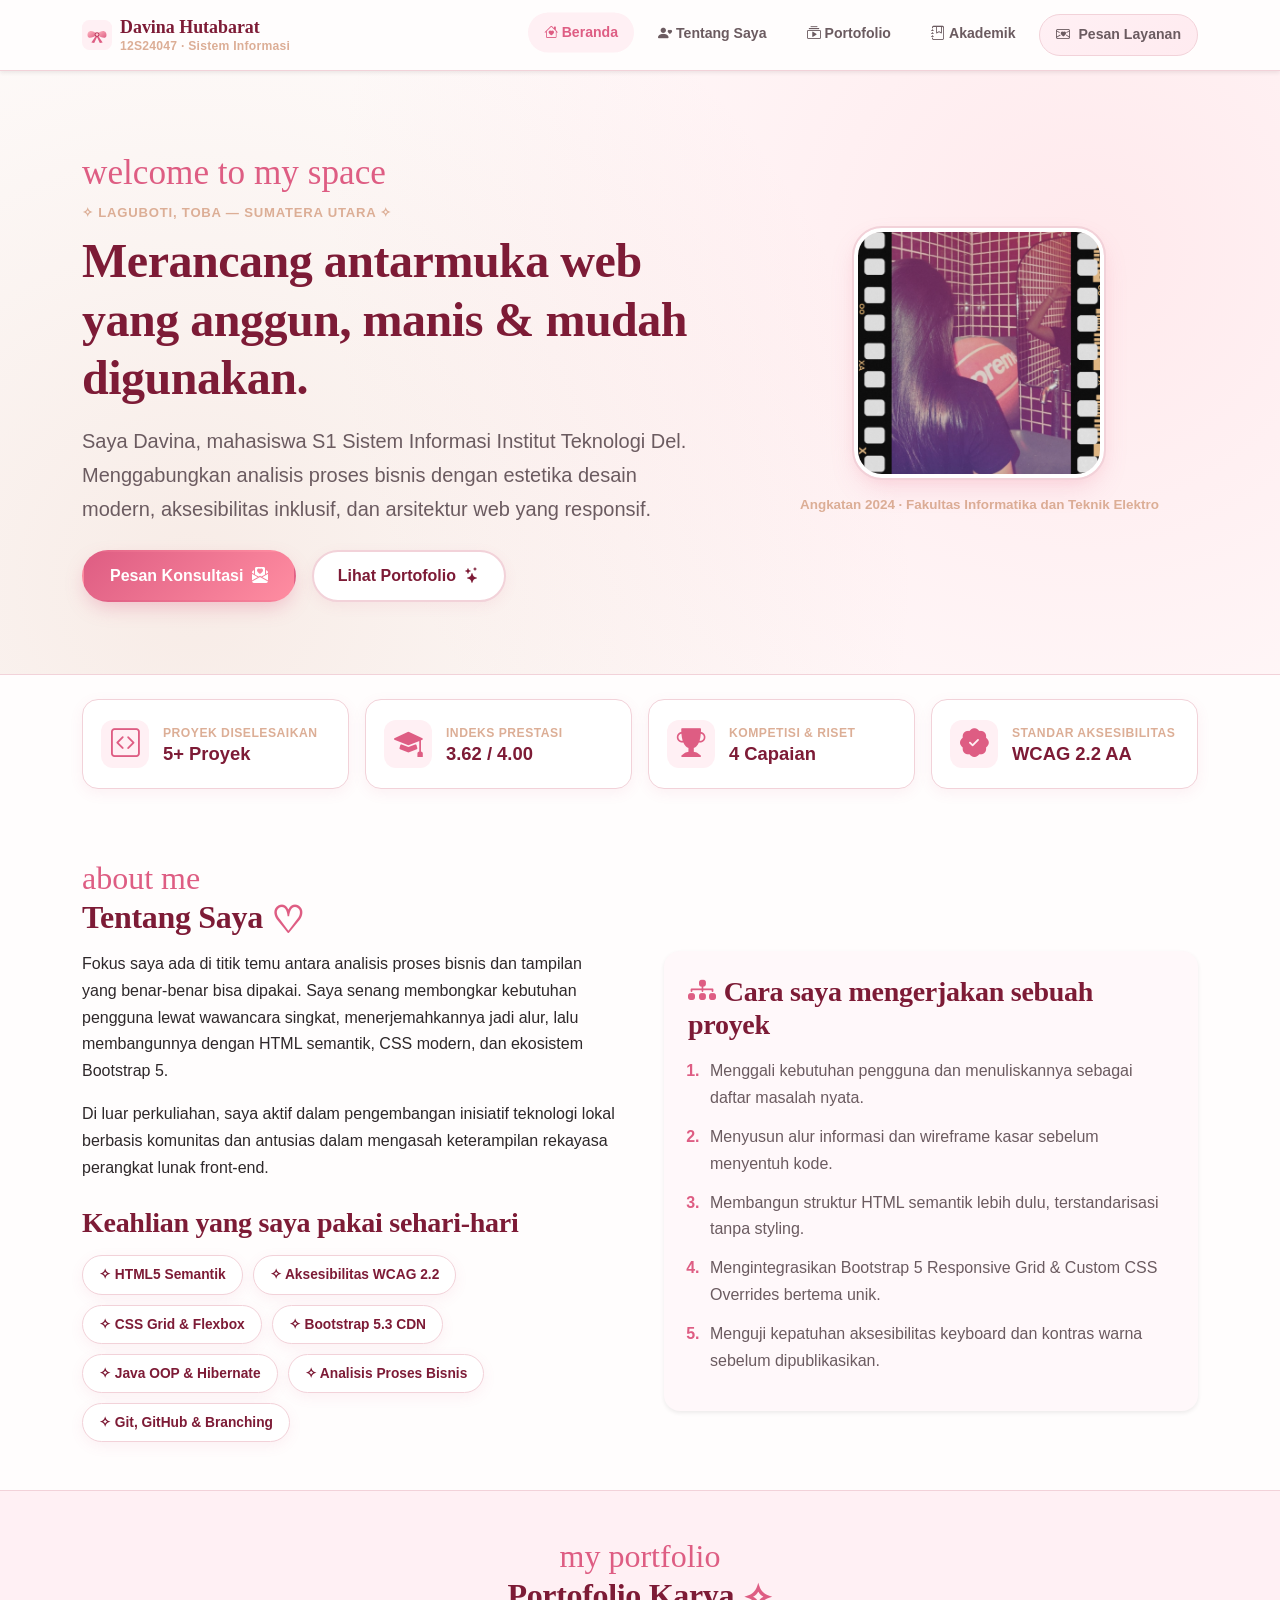
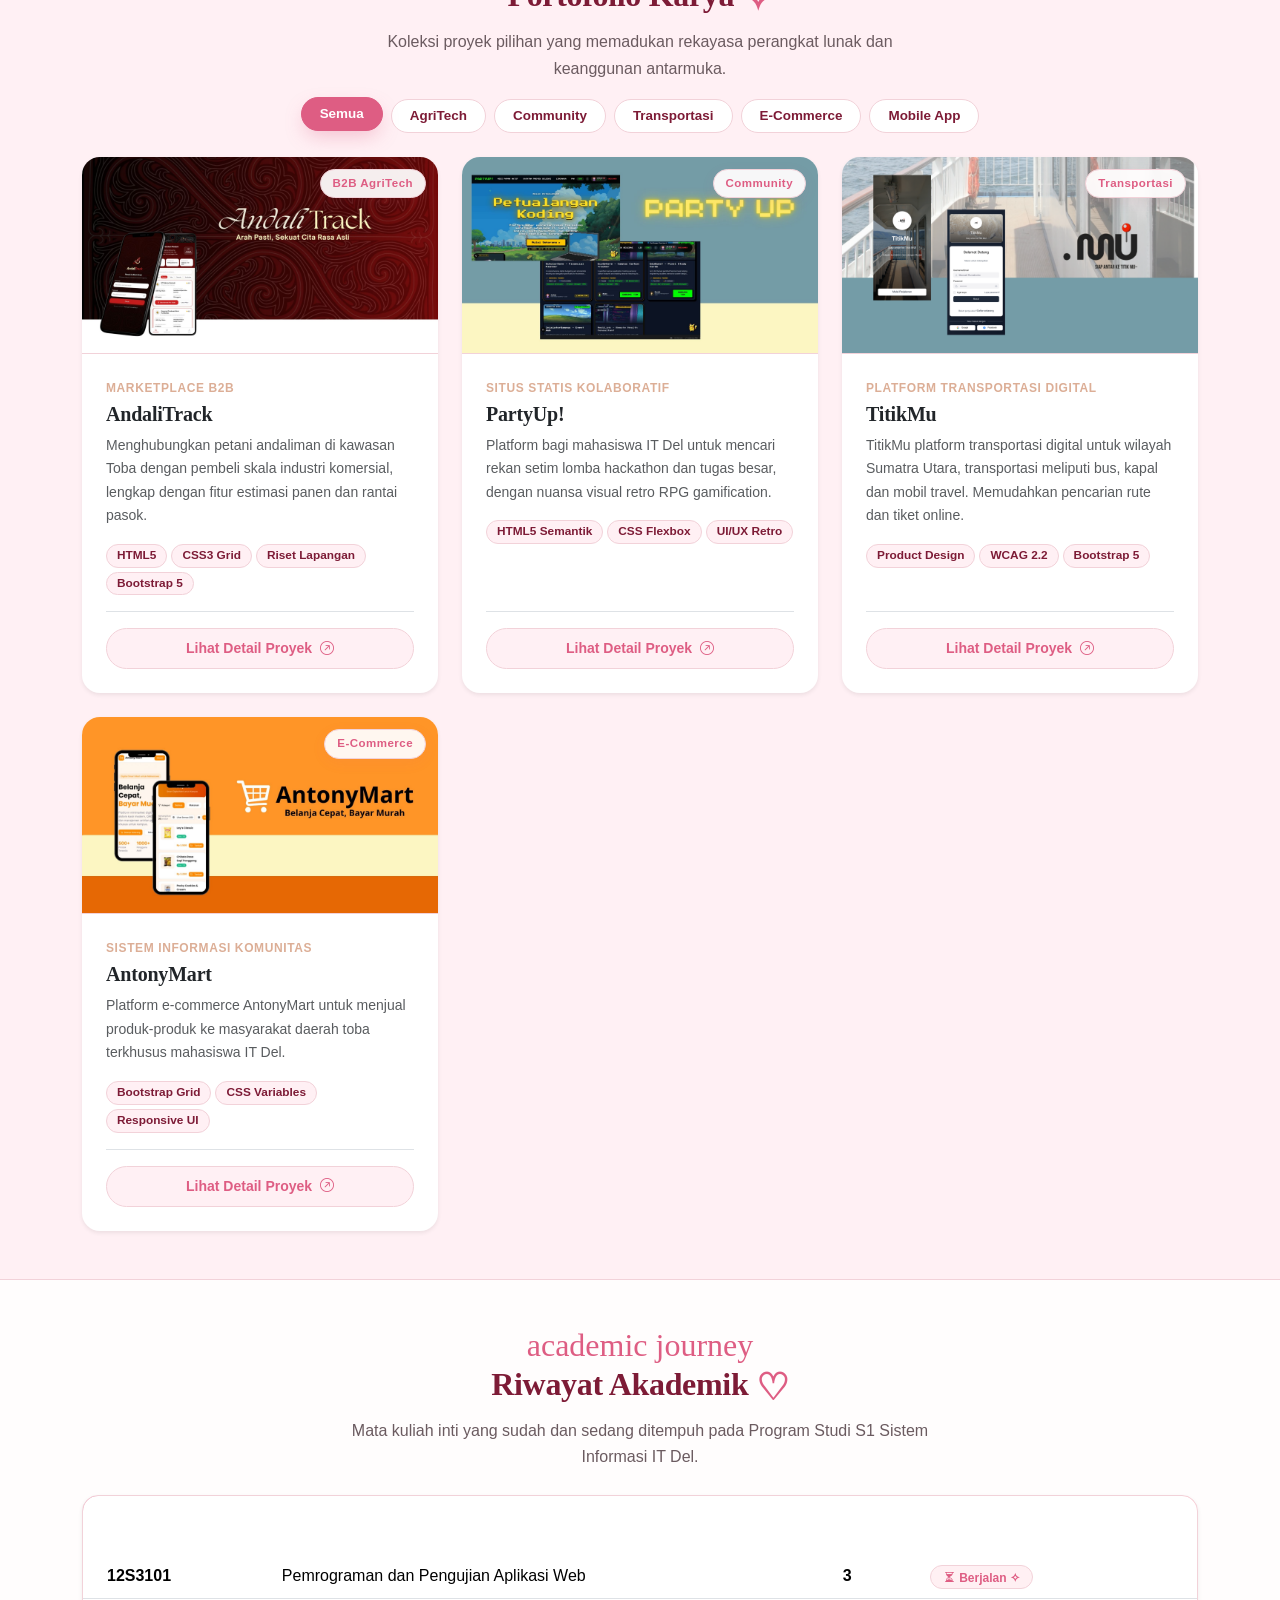
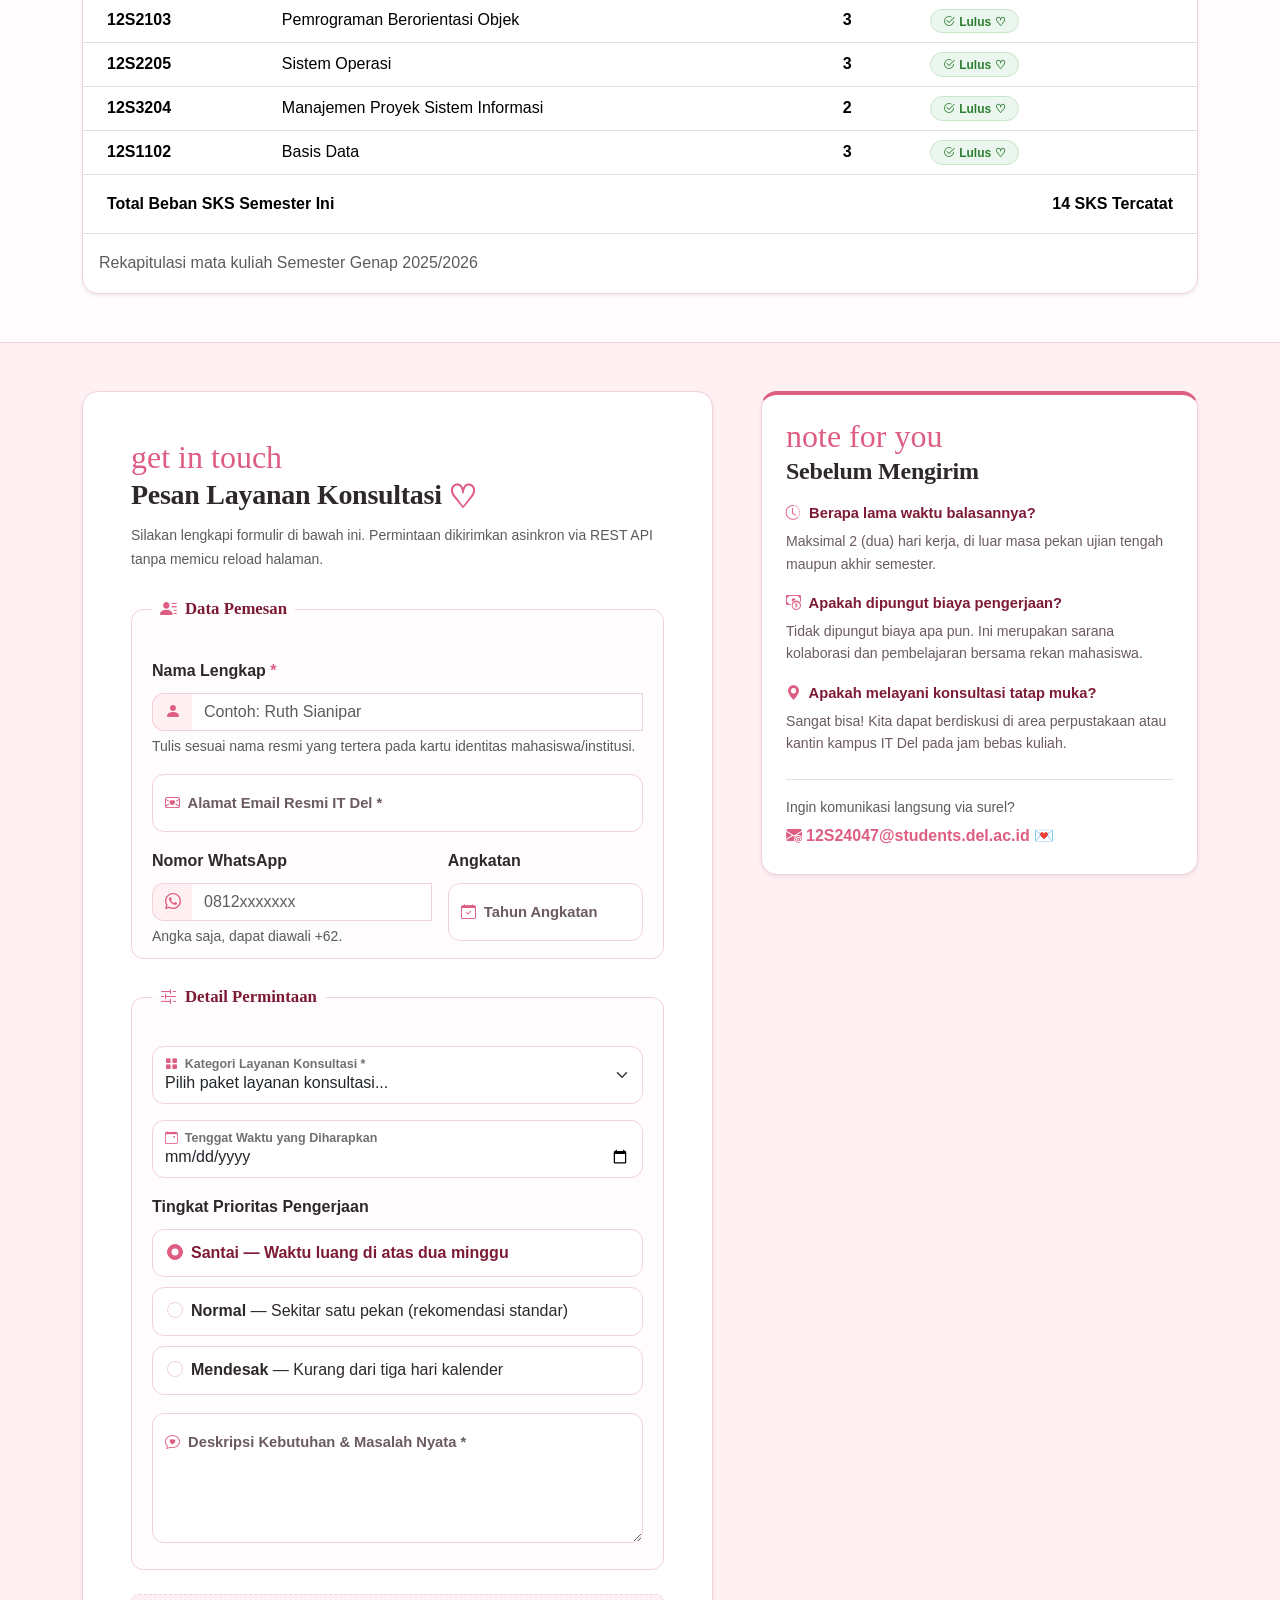
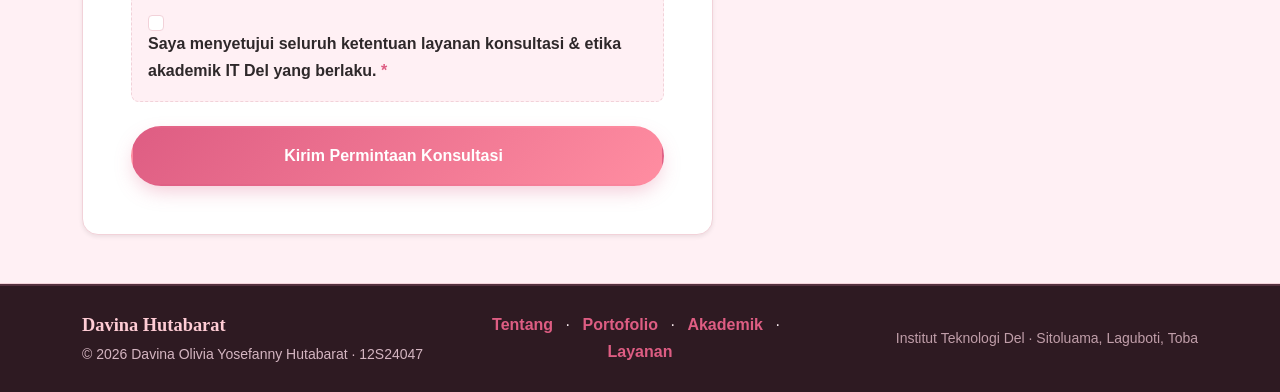
<file: index.html>
<!DOCTYPE html>
<html lang="id">
<head>
  <meta charset="UTF-8">
  <meta name="viewport" content="width=device-width, initial-scale=1.0">
  <meta http-equiv="Content-Security-Policy" content="default-src 'self'; script-src 'self' 'unsafe-inline' https://cdn.jsdelivr.net; style-src 'self' 'unsafe-inline' https://cdn.jsdelivr.net https://fonts.googleapis.com; font-src 'self' https://fonts.gstatic.com https://cdn.jsdelivr.net; img-src 'self' data: https:; connect-src 'self' https://jsonplaceholder.typicode.com;">
  <meta name="description" content="Portofolio akademik dan portal layanan Davina Olivia Yosefanny Hutabarat, mahasiswa S1 Sistem Informasi Institut Teknologi Del. Arsitektur Decoupled Multi-Tier & Dynamic Client-Side Rendering.">
  <title>Davina Olivia Yosefanny Hutabarat — Portofolio Sistem Informasi IT Del (Decoupled Multi-Tier & Dynamic CSR)</title>
  
  <!-- Favicon -->
  <link rel="icon" type="image/svg+xml" href="assets/pita.svg">

  <!-- Google Fonts Preconnect -->
  <link rel="preconnect" href="https://fonts.googleapis.com">
  <link rel="preconnect" href="https://fonts.gstatic.com" crossorigin>
  <link href="https://fonts.googleapis.com/css2?family=Great+Vibes&family=Playfair+Display:ital,wght@0,400..800;1,400..800&family=Quicksand:wght@400;500;600;700&display=swap" rel="stylesheet">

  <!-- 1. Bootstrap 5.3.3 CSS via CDN -->
  <link href="https://cdn.jsdelivr.net/npm/bootstrap@5.3.3/dist/css/bootstrap.min.css" rel="stylesheet" integrity="sha384-QWTKZyjpPEjISv5WaRU9OFeRpok6YctnYmDr5pNlyT2bRjXh0JMhjY6hW+ALEwIH" crossorigin="anonymous">

  <!-- 2. Bootstrap Icons 1.11.3 CDN -->
  <link rel="stylesheet" href="https://cdn.jsdelivr.net/npm/bootstrap-icons@1.11.3/font/bootstrap-icons.min.css">

  <!-- 3. Custom CSS Overrides (Dimuat SETELAH Bootstrap agar style kustom menang tanpa !important) -->
  <link rel="stylesheet" href="css/custom-style.css">
</head>

<body>
  <!-- Tautan Aksesibilitas: Lewati langsung ke konten utama -->
  <a class="skip-link" href="#konten">Lompat ke konten utama</a>

  <!-- =========================================================
       HEADER + RESPONSIVE BOOTSTRAP NAVBAR (STICKY-TOP)
       ========================================================= -->
  <header class="sticky-top">
    <nav class="navbar navbar-expand-lg custom-navbar shadow-sm" aria-label="Navigasi Utama">
      <div class="container">
        <!-- Brand Identity -->
        <a class="navbar-brand d-flex align-items-center gap-2" href="#konten">
          <img src="assets/pita.svg" alt="Ornamen Pita" width="30" height="30" class="brand-ribbon">
          <span class="brand-text">
            <strong>Davina Hutabarat</strong>
            <span>12S24047 · Sistem Informasi</span>
          </span>
        </a>

        <!-- Hamburger Toggle Button -->
        <button class="navbar-toggler border-0 shadow-none" type="button" data-bs-toggle="collapse" data-bs-target="#mainNavbar" aria-controls="mainNavbar" aria-expanded="false" aria-label="Buka navigasi menu">
          <span class="navbar-toggler-icon"></span>
        </button>

        <!-- Navbar Links Collapse -->
        <div class="collapse navbar-collapse" id="mainNavbar">
          <ul class="navbar-nav ms-auto mb-2 mb-lg-0 gap-lg-2">
            <li class="nav-item">
              <a class="nav-link active" href="#konten"><i class="bi bi-house-heart me-1"></i>Beranda</a>
            </li>
            <li class="nav-item">
              <a class="nav-link" href="#tentang"><i class="bi bi-person-heart me-1"></i>Tentang Saya</a>
            </li>
            <li class="nav-item">
              <a class="nav-link" href="#portofolio"><i class="bi bi-collection-play me-1"></i>Portofolio</a>
            </li>
            <li class="nav-item">
              <a class="nav-link" href="#akademik"><i class="bi bi-journal-bookmark me-1"></i>Akademik</a>
            </li>
            <li class="nav-item">
              <a class="nav-link nav-btn-cta d-inline-flex align-items-center gap-1" href="#layanan">
                <i class="bi bi-envelope-heart me-1"></i>Pesan Layanan
                <span id="orderBadge" class="badge rounded-pill bg-danger" style="display: none; font-size: 0.72rem;">0</span>
              </a>
            </li>
          </ul>
        </div>
      </div>
    </nav>
  </header>

  <!-- =========================================================
       MAIN CONTENT CONTAINER
       ========================================================= -->
  <main id="konten">

    <!-- ============ HERO SECTION ============ -->
    <section class="hero py-5" aria-labelledby="hero-judul">
      <div class="container py-lg-4">
        <div class="row align-items-center g-4 g-lg-5">
          <!-- Hero Text -->
          <div class="col-lg-7 text-center text-lg-start order-2 order-lg-1">
            <div class="hero-kicker-wrap">
              <span class="hero-script-tag">welcome to my space</span>
              <p class="hero-kicker mb-2">✧ Laguboti, Toba — Sumatera Utara ✧</p>
            </div>
            <h1 id="hero-judul" class="hero-title mb-3">Merancang antarmuka web yang anggun, manis &amp; mudah digunakan.</h1>
            <p class="hero-lede lead mb-4">
              Saya Davina, mahasiswa S1 Sistem Informasi Institut Teknologi Del. Menggabungkan
              analisis proses bisnis dengan estetika desain modern, aksesibilitas inklusif, dan arsitektur web yang responsif.
            </p>
            <div class="hero-actions d-flex flex-wrap gap-3 justify-content-center justify-content-lg-start">
              <a class="btn btn-utama" href="#layanan">
                <span>Pesan Konsultasi</span>
                <i class="bi bi-envelope-paper-heart-fill ms-1" aria-hidden="true"></i>
              </a>
              <a class="btn btn-garis" href="#portofolio">
                <span>Lihat Portofolio</span>
                <i class="bi bi-stars ms-1" aria-hidden="true"></i>
              </a>
            </div>
          </div>

          <!-- Hero Avatar -->
          <div class="col-lg-5 text-center order-1 order-lg-2">
            <figure class="hero-figure m-0">
              <div class="hero-avatar-wrap">
                <img src="assets/Foto-Profil.png" alt="Foto profil Davina Olivia Yosefanny Hutabarat" width="260" height="260" class="img-fluid hero-profile-img">
              </div>
              <figcaption class="mt-3 fw-semibold">Angkatan 2024 · Fakultas Informatika dan Teknik Elektro</figcaption>
            </figure>
          </div>
        </div>
      </div>
    </section>

    <!-- ============ METRIC / STATISTIC HIGHLIGHTS ============ -->
    <section class="metrik-section py-4" aria-label="Statistik dan Pencapaian">
      <div class="container">
        <div class="row g-3">
          <div class="col-6 col-md-3">
            <div class="metric-card h-100" data-accent="cherry">
              <div class="card-icon"><i class="bi bi-code-square"></i></div>
              <div class="card-info">
                <span class="metric-label">Proyek Diselesaikan</span>
                <strong class="metric-value">5+ Proyek</strong>
              </div>
            </div>
          </div>
          <div class="col-6 col-md-3">
            <div class="metric-card h-100" data-accent="rose">
              <div class="card-icon"><i class="bi bi-mortarboard-fill"></i></div>
              <div class="card-info">
                <span class="metric-label">Indeks Prestasi</span>
                <strong class="metric-value">3.62 / 4.00</strong>
              </div>
            </div>
          </div>
          <div class="col-6 col-md-3">
            <div class="metric-card h-100" data-accent="pink">
              <div class="card-icon"><i class="bi bi-trophy-fill"></i></div>
              <div class="card-info">
                <span class="metric-label">Kompetisi &amp; Riset</span>
                <strong class="metric-value">4 Capaian</strong>
              </div>
            </div>
          </div>
          <div class="col-6 col-md-3">
            <div class="metric-card h-100" data-accent="soft">
              <div class="card-icon"><i class="bi bi-patch-check-fill"></i></div>
              <div class="card-info">
                <span class="metric-label">Standar Aksesibilitas</span>
                <strong class="metric-value">WCAG 2.2 AA</strong>
              </div>
            </div>
          </div>
        </div>
      </div>
    </section>

    <!-- ============ SECTION 1: TENTANG SAYA ============ -->
    <section id="tentang" class="bagian py-5" aria-labelledby="judul-tentang">
      <div class="container">
        <div class="section-intro">
          <span class="section-script-kicker">about me</span>
          <h2 id="judul-tentang">Tentang Saya <span class="heart-accent" aria-hidden="true">♡</span></h2>
        </div>

        <div class="row g-4 g-lg-5 align-items-start">
          <div class="col-lg-6">
            <div class="tentang-deskripsi">
              <p>
                Fokus saya ada di titik temu antara analisis proses bisnis dan tampilan yang benar-benar
                bisa dipakai. Saya senang membongkar kebutuhan pengguna lewat wawancara singkat,
                menerjemahkannya jadi alur, lalu membangunnya dengan HTML semantik, CSS modern, dan ekosistem Bootstrap 5.
              </p>
              <p>
                Di luar perkuliahan, saya aktif dalam pengembangan inisiatif teknologi lokal berbasis komunitas dan
                antusias dalam mengasah keterampilan rekayasa perangkat lunak front-end.
              </p>

              <h3 class="mt-4 mb-3">Keahlian yang saya pakai sehari-hari</h3>
              <ul class="daftar-keahlian p-0 m-0">
                <li><span class="sparkle-bullet" aria-hidden="true">✧</span> HTML5 Semantik</li>
                <li><span class="sparkle-bullet" aria-hidden="true">✧</span> Aksesibilitas WCAG 2.2</li>
                <li><span class="sparkle-bullet" aria-hidden="true">✧</span> CSS Grid &amp; Flexbox</li>
                <li><span class="sparkle-bullet" aria-hidden="true">✧</span> Bootstrap 5.3 CDN</li>
                <li><span class="sparkle-bullet" aria-hidden="true">✧</span> Java OOP &amp; Hibernate</li>
                <li><span class="sparkle-bullet" aria-hidden="true">✧</span> Analisis Proses Bisnis</li>
                <li><span class="sparkle-bullet" aria-hidden="true">✧</span> Git, GitHub &amp; Branching</li>
              </ul>
            </div>
          </div>

          <div class="col-lg-6">
            <div class="tentang-alur p-4 rounded-4 shadow-sm bg-card-panel">
              <h3 class="alur-heading mb-3"><i class="bi bi-diagram-3-fill me-2 text-cherry"></i>Cara saya mengerjakan sebuah proyek</h3>
              <ol class="daftar-langkah ps-3 mb-0">
                <li>Menggali kebutuhan pengguna dan menuliskannya sebagai daftar masalah nyata.</li>
                <li>Menyusun alur informasi dan wireframe kasar sebelum menyentuh kode.</li>
                <li>Membangun struktur HTML semantik lebih dulu, terstandarisasi tanpa styling.</li>
                <li>Mengintegrasikan Bootstrap 5 Responsive Grid &amp; Custom CSS Overrides bertema unik.</li>
                <li>Menguji kepatuhan aksesibilitas keyboard dan kontras warna sebelum dipublikasikan.</li>
              </ol>
            </div>
          </div>
        </div>
      </div>
    </section>

    <!-- ============ SECTION 2: PORTOFOLIO KARYA (DYNAMIC CSR) ============ -->
    <section id="portofolio" class="bagian bagian-alt py-5" aria-labelledby="judul-portofolio">
      <div class="container">
        <div class="section-intro text-center mb-4">
          <span class="section-script-kicker">my portfolio</span>
          <h2 id="judul-portofolio">Portofolio Karya <span class="sparkle-accent" aria-hidden="true">✧</span></h2>
          <p class="bagian-lede">Koleksi proyek pilihan yang memadukan rekayasa perangkat lunak dan keanggunan antarmuka.</p>
          
          <!-- Filter Kategori Portofolio -->
          <div class="filter-btn-group justify-content-center mt-3">
            <button type="button" class="btn filter-btn active" data-filter="all">Semua</button>
            <button type="button" class="btn filter-btn" data-filter="B2B AgriTech">AgriTech</button>
            <button type="button" class="btn filter-btn" data-filter="Community">Community</button>
            <button type="button" class="btn filter-btn" data-filter="Transportasi">Transportasi</button>
            <button type="button" class="btn filter-btn" data-filter="E-Commerce">E-Commerce</button>
            <button type="button" class="btn filter-btn" data-filter="Mobile App">Mobile App</button>
          </div>
        </div>

        <!-- CONTAINER KARTU DINAMIS (DIRENDER DARI data/projects.json MELALUI app.js) -->
        <div class="row row-cols-1 row-cols-md-2 row-cols-lg-3 g-4" id="projects-container">
          <!-- Kartu dinamis akan diinjeksi oleh js/app.js -->
        </div>
      </div>
    </section>

    <!-- ============ SECTION 3: RIWAYAT AKADEMIK ============ -->
    <section id="akademik" class="bagian py-5" aria-labelledby="judul-akademik">
      <div class="container">
        <div class="section-intro text-center mb-4">
          <span class="section-script-kicker">academic journey</span>
          <h2 id="judul-akademik">Riwayat Akademik <span class="heart-accent" aria-hidden="true">♡</span></h2>
          <p class="bagian-lede">Mata kuliah inti yang sudah dan sedang ditempuh pada Program Studi S1 Sistem Informasi IT Del.</p>
        </div>

        <!-- Tabel Responsif Bootstrap -->
        <div class="table-responsive shadow-sm rounded-4 border-custom bg-white">
          <table class="table table-hover align-middle mb-0 custom-table">
            <caption class="p-3 text-muted">Rekapitulasi mata kuliah Semester Genap 2025/2026</caption>
            <thead class="table-header-custom">
              <tr>
                <th scope="col" class="py-3 px-4">Kode MK</th>
                <th scope="col" class="py-3 px-4">Mata Kuliah</th>
                <th scope="col" class="py-3 px-4 text-center">SKS</th>
                <th scope="col" class="py-3 px-4">Status &amp; Keterangan</th>
              </tr>
            </thead>
            <tbody>
              <tr>
                <th scope="row" class="px-4 fw-bold text-cherry">12S3101</th>
                <td class="px-4">Pemrograman dan Pengujian Aplikasi Web</td>
                <td class="px-4 text-center fw-semibold">3</td>
                <td class="px-4"><span class="badge badge-status-jalan"><i class="bi bi-hourglass-split me-1"></i>Berjalan ✧</span></td>
              </tr>
              <tr>
                <th scope="row" class="px-4 fw-bold text-cherry">12S2103</th>
                <td class="px-4">Pemrograman Berorientasi Objek</td>
                <td class="px-4 text-center fw-semibold">3</td>
                <td class="px-4"><span class="badge badge-status-lulus"><i class="bi bi-check2-circle me-1"></i>Lulus ♡</span></td>
              </tr>
              <tr>
                <th scope="row" class="px-4 fw-bold text-cherry">12S2205</th>
                <td class="px-4">Sistem Operasi</td>
                <td class="px-4 text-center fw-semibold">3</td>
                <td class="px-4"><span class="badge badge-status-lulus"><i class="bi bi-check2-circle me-1"></i>Lulus ♡</span></td>
              </tr>
              <tr>
                <th scope="row" class="px-4 fw-bold text-cherry">12S3204</th>
                <td class="px-4">Manajemen Proyek Sistem Informasi</td>
                <td class="px-4 text-center fw-semibold">2</td>
                <td class="px-4"><span class="badge badge-status-lulus"><i class="bi bi-check2-circle me-1"></i>Lulus ♡</span></td>
              </tr>
              <tr>
                <th scope="row" class="px-4 fw-bold text-cherry">12S1102</th>
                <td class="px-4">Basis Data</td>
                <td class="px-4 text-center fw-semibold">3</td>
                <td class="px-4"><span class="badge badge-status-lulus"><i class="bi bi-check2-circle me-1"></i>Lulus ♡</span></td>
              </tr>
            </tbody>
            <tfoot class="table-footer-custom">
              <tr>
                <th scope="row" colspan="2" class="px-4 py-3">Total Beban SKS Semester Ini</th>
                <td colspan="2" class="px-4 py-3 text-end fw-bold text-cherry fs-6">14 SKS Tercatat</td>
              </tr>
            </tfoot>
          </table>
        </div>
      </div>
    </section>

    <!-- ============ SECTION 4: FORMULIR LAYANAN (ASINKRON REST DTO) ============ -->
    <section id="layanan" class="bagian bagian-alt py-5" aria-labelledby="judul-layanan">
      <div class="container">
        <div class="row g-4 g-lg-5 align-items-start">

          <!-- Formulir Interaktif dengan Floating Labels & Validasi Native -->
          <div class="col-lg-7">
            <div class="form-container p-4 p-md-5 rounded-4 shadow-sm bg-white border-custom">
              <div class="form-header-cute mb-4">
                <span class="section-script-kicker">get in touch</span>
                <h2 id="judul-layanan" class="h3 fw-bold">Pesan Layanan Konsultasi <span class="heart-accent" aria-hidden="true">♡</span></h2>
                <p class="text-muted small">Silakan lengkapi formulir di bawah ini. Permintaan dikirimkan asinkron via REST API tanpa memicu reload halaman.</p>
              </div>

              <!-- Form dengan penanganan asinkron di app.js -->
              <form class="needs-validation form-layanan" novalidate id="formKonsultasi">
                
                <!-- Fieldset 1: Data Pemesan -->
                <fieldset class="form-section-group mb-4">
                  <legend class="form-section-legend"><i class="bi bi-person-lines-fill me-2 text-cherry"></i>Data Pemesan</legend>

                  <!-- Input Group: Nama Lengkap -->
                  <div class="mb-3">
                    <label for="inputNama" class="form-label fw-bold">Nama Lengkap <span class="wajib">*</span></label>
                    <div class="input-group has-validation">
                      <span class="input-group-text"><i class="bi bi-person-fill"></i></span>
                      <input type="text" class="form-control" id="inputNama" name="nama" placeholder="Contoh: Ruth Sianipar" required>
                      <div class="invalid-feedback">Nama lengkap wajib diisi sesuai kartu identitas.</div>
                      <div class="valid-feedback">Nama lengkap terisi valid!</div>
                    </div>
                    <div class="form-text text-muted small">Tulis sesuai nama resmi yang tertera pada kartu identitas mahasiswa/institusi.</div>
                  </div>

                  <!-- Floating Label: Email Resmi -->
                  <div class="form-floating mb-3">
                    <input type="email" class="form-control" id="floatingEmail" name="email" placeholder="nama@students.del.ac.id" required>
                    <label for="floatingEmail"><i class="bi bi-envelope-heart me-1 text-cherry"></i> Alamat Email Resmi IT Del *</label>
                    <div class="invalid-feedback">Alamat email kampus valid (@students.del.ac.id atau @del.ac.id) wajib disertakan.</div>
                    <div class="valid-feedback">Format email valid!</div>
                  </div>

                  <!-- Row: WhatsApp & Angkatan -->
                  <div class="row g-3">
                    <div class="col-md-7">
                      <label for="inputTelepon" class="form-label fw-bold">Nomor WhatsApp</label>
                      <div class="input-group">
                        <span class="input-group-text"><i class="bi bi-whatsapp"></i></span>
                        <input type="tel" class="form-control" id="inputTelepon" name="telepon" pattern="[0-9+ ]{9,16}" placeholder="0812xxxxxxx">
                        <div class="invalid-feedback">Format nomor WA belum benar (9-16 digit).</div>
                      </div>
                      <div class="form-text text-muted small">Angka saja, dapat diawali +62.</div>
                    </div>

                    <div class="col-md-5">
                      <label for="floatingAngkatan" class="form-label fw-bold">Angkatan</label>
                      <div class="form-floating">
                        <input type="number" class="form-control" id="floatingAngkatan" name="angkatan" min="2018" max="2030" step="1" placeholder="2024">
                        <label for="floatingAngkatan"><i class="bi bi-calendar-check me-1 text-cherry"></i> Tahun Angkatan</label>
                      </div>
                    </div>
                  </div>
                </fieldset>

                <!-- Fieldset 2: Detail Permintaan Layanan -->
                <fieldset class="form-section-group mb-4">
                  <legend class="form-section-legend"><i class="bi bi-sliders2 me-2 text-cherry"></i>Detail Permintaan</legend>

                  <!-- Select Kategori Layanan (Floating Label) -->
                  <div class="form-floating mb-3">
                    <select class="form-select" id="floatingKategoriLayanan" name="kategoriLayanan" aria-label="Pilih Kategori Layanan" required>
                      <option value="" selected disabled>Pilih paket layanan konsultasi...</option>
                      <option value="Perancangan Portfolio &amp; Personal Branding">Perancangan Portfolio &amp; Personal Branding</option>
                      <option value="Modernisasi Formulir &amp; Interaktivitas Web">Modernisasi Formulir &amp; Interaktivitas Web</option>
                      <option value="Audit Aksesibilitas WCAG &amp; Responsivitas Grid">Audit Aksesibilitas WCAG &amp; Responsivitas Grid</option>
                      <option value="Pendampingan Tugas Praktikum Front-End">Pendampingan Tugas Praktikum Front-End</option>
                    </select>
                    <label for="floatingKategoriLayanan"><i class="bi bi-grid-fill me-1 text-cherry"></i> Kategori Layanan Konsultasi *</label>
                    <div class="invalid-feedback">Silakan pilih salah satu kategori layanan.</div>
                    <div class="valid-feedback">Kategori layanan telah dipilih!</div>
                  </div>

                  <!-- Floating Date: Tenggat Harapan -->
                  <div class="form-floating mb-3">
                    <input type="date" class="form-control" id="floatingTenggat" name="tenggat" placeholder="Tenggat">
                    <label for="floatingTenggat"><i class="bi bi-calendar-event me-1 text-cherry"></i> Tenggat Waktu yang Diharapkan</label>
                  </div>

                  <!-- Radio Buttons: Prioritas Pengerjaan -->
                  <div class="mb-3">
                    <span class="form-label d-block fw-bold mb-2">Tingkat Prioritas Pengerjaan</span>
                    <div class="d-flex flex-column gap-2">
                      <div class="form-check custom-radio-item">
                        <input class="form-check-input" type="radio" name="radioPrioritas" id="prioSantai" value="santai" checked>
                        <label class="form-check-label" for="prioSantai">
                          <strong>Santai</strong> — Waktu luang di atas dua minggu
                        </label>
                      </div>
                      <div class="form-check custom-radio-item">
                        <input class="form-check-input" type="radio" name="radioPrioritas" id="prioNormal" value="normal">
                        <label class="form-check-label" for="prioNormal">
                          <strong>Normal</strong> — Sekitar satu pekan (rekomendasi standar)
                        </label>
                      </div>
                      <div class="form-check custom-radio-item">
                        <input class="form-check-input" type="radio" name="radioPrioritas" id="prioMendesak" value="mendesak">
                        <label class="form-check-label" for="prioMendesak">
                          <strong>Mendesak</strong> — Kurang dari tiga hari kalender
                        </label>
                      </div>
                    </div>
                  </div>

                  <!-- Floating Textarea: Pesan / Deskripsi Kebutuhan -->
                  <div class="form-floating mb-3">
                    <textarea class="form-control" placeholder="Ceritakan detail kebutuhan proyek Anda" id="floatingPesan" name="deskripsiKebutuhan" style="height: 130px" required></textarea>
                    <label for="floatingPesan"><i class="bi bi-chat-heart me-1 text-cherry"></i> Deskripsi Kebutuhan &amp; Masalah Nyata *</label>
                    <div class="invalid-feedback">Deskripsi kebutuhan wajib diisi agar konsultasi dapat terarah.</div>
                    <div class="valid-feedback">Deskripsi kebutuhan terisi jelas!</div>
                  </div>
                </fieldset>

                <!-- Checkbox Syarat & Ketentuan -->
                <div class="form-check mb-4 custom-terms-box p-3 rounded-3">
                  <input class="form-check-input ms-0 me-2" type="checkbox" value="setuju" id="syaratKetentuan" name="persetujuan" required>
                  <label class="form-check-label fw-semibold" for="syaratKetentuan">
                    Saya menyetujui seluruh ketentuan layanan konsultasi &amp; etika akademik IT Del yang berlaku. <span class="wajib">*</span>
                  </label>
                  <div class="invalid-feedback">Persetujuan syarat &amp; ketentuan wajib dicentang sebelum mengirim formulir.</div>
                </div>

                <!-- Submit Button -->
                <button type="submit" class="btn btn-utama w-100 py-3 fw-bold fs-6">
                  <span>Kirim Permintaan Konsultasi</span>
                  <i class="bi bi-send-heart-fill ms-2"></i>
                </button>
              </form>
            </div>
          </div>

          <!-- Aside: Informasi Tambahan & Tanya Jawab -->
          <div class="col-lg-5">
            <aside class="samping p-4 rounded-4 shadow-sm bg-white border-custom" aria-labelledby="judul-samping">
              <span class="section-script-kicker">note for you</span>
              <h2 id="judul-samping" class="h4 fw-bold mb-3">Sebelum Mengirim</h2>

              <dl class="tanya-jawab mb-4">
                <dt><i class="bi bi-clock-history me-1 text-cherry"></i> Berapa lama waktu balasannya?</dt>
                <dd>Maksimal 2 (dua) hari kerja, di luar masa pekan ujian tengah maupun akhir semester.</dd>

                <dt><i class="bi bi-cash-coin me-1 text-cherry"></i> Apakah dipungut biaya pengerjaan?</dt>
                <dd>Tidak dipungut biaya apa pun. Ini merupakan sarana kolaborasi dan pembelajaran bersama rekan mahasiswa.</dd>

                <dt><i class="bi bi-geo-alt-fill me-1 text-cherry"></i> Apakah melayani konsultasi tatap muka?</dt>
                <dd>Sangat bisa! Kita dapat berdiskusi di area perpustakaan atau kantin kampus IT Del pada jam bebas kuliah.</dd>
              </dl>

              <div class="samping-kontak pt-3 border-top">
                <p class="mb-1 text-muted small">Ingin komunikasi langsung via surel?</p>
                <a href="mailto:12S24047@students.del.ac.id" class="d-inline-flex align-items-center gap-1 fw-bold text-cherry text-decoration-none">
                  <i class="bi bi-envelope-at-fill"></i> 12S24047@students.del.ac.id 💌
                </a>
              </div>
            </aside>
          </div>

        </div>
      </div>
    </section>

  </main>

  <!-- =========================================================
       FOOTER DENGAN GRID & FLEXBOX BOOTSTRAP
       ========================================================= -->
  <footer class="site-footer py-4">
    <div class="container">
      <div class="row align-items-center gy-3">
        <div class="col-md-4 text-center text-md-start">
          <p class="footer-title m-0 fw-bold">Davina Hutabarat</p>
          <small class="footer-copy">© 2026 Davina Olivia Yosefanny Hutabarat · 12S24047</small>
        </div>
        <div class="col-md-4 text-center">
          <ul class="list-inline mb-0 footer-nav-links">
            <li class="list-inline-item"><a href="#tentang">Tentang</a></li>
            <li class="list-inline-item">·</li>
            <li class="list-inline-item"><a href="#portofolio">Portofolio</a></li>
            <li class="list-inline-item">·</li>
            <li class="list-inline-item"><a href="#akademik">Akademik</a></li>
            <li class="list-inline-item">·</li>
            <li class="list-inline-item"><a href="#layanan">Layanan</a></li>
          </ul>
        </div>
        <div class="col-md-4 text-center text-md-end">
          <small class="footer-kampus d-block">Institut Teknologi Del · Sitoluama, Laguboti, Toba</small>
        </div>
      </div>
    </div>
  </footer>

  <!-- =========================================================
       UNIVERSAL DYNAMIC MODAL (1 MODAL TUNGGAL UNTUK SEMUA PROYEK)
       ========================================================= -->
  <div class="modal fade" id="universalProjectModal" tabindex="-1" aria-labelledby="universalModalTitle" aria-hidden="true">
    <div class="modal-dialog modal-dialog-centered modal-lg">
      <div class="modal-content custom-modal-content border-0 rounded-4 shadow">
        <div class="modal-header border-bottom-0 pb-0">
          <div class="d-flex align-items-center gap-2">
            <span class="badge badge-custom fs-6" id="universalModalCategory">Kategori</span>
            <h2 class="modal-title fs-5 fw-bold text-cherry m-0" id="universalModalTitle">Judul Proyek</h2>
          </div>
          <button type="button" class="btn-close" data-bs-dismiss="modal" aria-label="Tutup modal"></button>
        </div>
        <div class="modal-body py-4" id="universalModalBody">
          <!-- Konten diinjeksi secara dinamis via JavaScript sesuai proyek yang diklik -->
        </div>
        <div class="modal-footer border-top-0 pt-0">
          <button type="button" class="btn btn-garis btn-sm" data-bs-dismiss="modal">Tutup</button>
          <a href="#layanan" class="btn btn-utama btn-sm" data-bs-dismiss="modal">Diskusikan Proyek Serupa</a>
        </div>
      </div>
    </div>
  </div>

  <!-- Toast Notification Feedback -->
  <div class="toast-container position-fixed bottom-0 end-0 p-3" style="z-index: 1080;">
    <div id="liveToastFeedback" class="toast custom-toast shadow" role="alert" aria-live="assertive" aria-atomic="true">
      <div class="toast-header">
        <i class="bi bi-heart-fill text-cherry me-2"></i>
        <strong class="me-auto text-cherry" id="toastFeedbackTitle">Notifikasi</strong>
        <small class="text-muted">Baru saja</small>
        <button type="button" class="btn-close" data-bs-dismiss="toast" aria-label="Close"></button>
      </div>
      <div class="toast-body small text-muted" id="toastFeedbackMsg">
        Pesan berhasil diproses.
      </div>
    </div>
  </div>

  <!-- Bootstrap 5.3.3 JS Bundle -->
  <script src="https://cdn.jsdelivr.net/npm/bootstrap@5.3.3/dist/js/bootstrap.bundle.min.js" integrity="sha384-YvpcrYf0tY3lHB60NNkmXc5s9fDVZLESaAA55NDzOxhy9GkcIdslK1eN7N6jIeHz" crossorigin="anonymous"></script>

  <!-- Script Decoupled CSR Architecture Week 4 -->
  <script src="./js/api-service.js"></script>
  <script src="./js/app.js"></script>
</body>
</html>
</file>
<file: css/custom-style.css>
/* =========================================================
   PORTOFOLIO SISTEM INFORMASI IT DEL - MINGGU 04
   Arsitektur Decoupled Multi-Tier & Dynamic CSR
   Pengembang: Davina Olivia Yosefanny Hutabarat (12S24047)
   File: css/custom-style.css
   ========================================================= */

/* =========================================================
   1. CSS CUSTOM PROPERTIES (ROOT VARIABLES - ZERO !important)
   ========================================================= */
:root {
  /* Palet Warna Primer & Aksen Personal (Coquette / Ballet-Core) */
  --primary-brand:    #DE5D83; /* Cherry Rose */
  --primary-hover:    #B83256; /* Cherry Dark */
  --primary-deep:     #7D1B36; /* Deep Maroon Plum */
  --primary-soft:     #FFCCD5; /* Soft Blush Pink */
  --baby-pink:        #FFB6C1; /* Accent Baby Pink */
  --pink-light:       #FFE3E8; /* Tint Pink */
  --dusty-rose:       #DCAE96; /* Elegant Neutral Rose */

  /* Warna Permukaan & Background */
  --surface-bg:       #FFFFFF; /* Pure White */
  --surface-page:     #FFFDFD; /* Clean Blush White */
  --surface-alt:      #FFF0F4; /* Soft Pastel Container */
  --surface-panel:    #FFF8FA; /* Card Surface Accent */
  --surface-checked:  #FFE8EE; /* Selected State */

  /* Tipografi & Kontras Teks WCAG AA */
  --text-main:        #2E282A; /* Deep Charcoal Plum */
  --text-muted:       #6B5B60; /* Soft Charcoal */
  --border-color:     #F2D2D9; /* Soft Rose Border */
  --border-color-alt: #FCE3E8; /* Light Hairline */

  /* Font Families */
  --font-title:       "Playfair Display", Georgia, serif;
  --font-script:      "Great Vibes", cursive;
  --font-body:        "Quicksand", -apple-system, BlinkMacSystemFont, "Segoe UI", Roboto, sans-serif;

  /* Jarak & Bentuk (Geometry) */
  --card-radius:      18px;
  --radius-pill:      999px;
  --radius-sm:        12px;

  /* Elevasi Bayangan (Shadow System) */
  --shadow-sm:        0 4px 14px rgba(222, 93, 131, 0.08);
  --shadow-lift:      0 12px 28px -4px rgba(222, 93, 131, 0.18), 0 4px 12px -2px rgba(255, 182, 193, 0.22);
  --shadow-btn:       0 8px 20px -4px rgba(222, 93, 131, 0.35);

  /* Transisi Halus */
  --transition-smooth: all 0.25s cubic-bezier(0.165, 0.84, 0.44, 1);
}

/* =========================================================
   2. DASAR HALAMAN & SCROLLBAR KUSTOM
   ========================================================= */
html {
  scroll-behavior: smooth;
}

body {
  font-family: var(--font-body);
  font-size: 16px;
  line-height: 1.68;
  color: var(--text-main);
  background-color: var(--surface-page);
  -webkit-font-smoothing: antialiased;
  overflow-x: hidden;
}

/* Scrollbar bernuansa Ballet-Core */
::-webkit-scrollbar {
  width: 9px;
}
::-webkit-scrollbar-track {
  background: var(--surface-page);
}
::-webkit-scrollbar-thumb {
  background: var(--baby-pink);
  border-radius: var(--radius-pill);
  border: 2px solid var(--surface-page);
}
::-webkit-scrollbar-thumb:hover {
  background: var(--primary-brand);
}

::selection {
  background-color: var(--primary-soft);
  color: var(--primary-deep);
}

/* Aksesibilitas: Skip to Content */
.skip-link {
  position: absolute;
  left: -9999px;
  top: 0;
  background: var(--primary-deep);
  color: #FFFFFF;
  padding: 10px 18px;
  border-radius: var(--radius-pill);
  font-weight: 700;
  z-index: 1050;
  text-decoration: none;
  box-shadow: var(--shadow-lift);
}
.skip-link:focus {
  left: 20px;
  top: 20px;
}

/* Aksesibilitas: Keyboard Focus Ring Terstandarisasi */
a:focus-visible,
button:focus-visible,
input:focus-visible,
select:focus-visible,
textarea:focus-visible {
  outline: 3px solid var(--primary-brand);
  outline-offset: 3px;
  border-radius: 6px;
}

/* =========================================================
   3. SELEKTOR TINGKAT LANJUT: PSEUDO-CLASSES :is() & :not()
   ========================================================= */
:is(h1, h2, h3, h4, h5, h6) {
  font-family: var(--font-title);
  font-weight: 700;
  color: var(--primary-deep);
  letter-spacing: -0.01em;
}

a:not(.btn):not(.nav-link):not(.brand) {
  color: var(--primary-brand);
  transition: var(--transition-smooth);
}
a:not(.btn):not(.nav-link):not(.brand):hover {
  color: var(--primary-hover);
}

/* Utility Helpers */
.text-cherry { color: var(--primary-brand); }
.bg-card-panel { background-color: var(--surface-panel); }
.border-custom { border: 1.5px solid var(--border-color); }

.heart-accent, .sparkle-accent {
  color: var(--primary-brand);
  font-size: 1.15em;
  vertical-align: middle;
}

.section-script-kicker {
  font-family: var(--font-script);
  font-size: 2rem;
  color: var(--primary-brand);
  display: block;
  line-height: 1.1;
  margin-bottom: 2px;
}

.bagian-alt {
  background-color: var(--surface-alt);
  border-block: 1px solid var(--border-color);
}

.bagian-lede {
  color: var(--text-muted);
  max-width: 65ch;
  margin-inline: auto;
  font-size: 1rem;
}

/* =========================================================
   4. RESPONSIVE NAVBAR (STICKY-TOP & BRAND IDENTITY)
   ========================================================= */
.custom-navbar {
  background-color: rgba(255, 253, 253, 0.94);
  backdrop-filter: blur(12px);
  -webkit-backdrop-filter: blur(12px);
  border-bottom: 1.5px solid var(--border-color);
  padding-block: 12px;
  transition: var(--transition-smooth);
}

.brand-ribbon {
  transition: transform 0.3s ease;
}
.navbar-brand:hover .brand-ribbon {
  transform: rotate(12deg) scale(1.1);
}

.brand-text {
  display: flex;
  flex-direction: column;
  line-height: 1.2;
}
.brand-text strong {
  font-family: var(--font-title);
  font-size: 1.12rem;
  color: var(--primary-deep);
}
.brand-text span {
  font-size: 0.76rem;
  font-weight: 600;
  color: var(--dusty-rose);
  letter-spacing: 0.02em;
}

/* Combinator anak langsung (A > B): Navbar Links */
.navbar-nav > .nav-item > .nav-link {
  font-size: 0.88rem;
  font-weight: 600;
  color: var(--text-muted);
  padding: 8px 16px;
  border-radius: var(--radius-pill);
  transition: var(--transition-smooth);
}

.navbar-nav > .nav-item > .nav-link:hover,
.navbar-nav > .nav-item > .nav-link.active {
  background-color: var(--surface-alt);
  color: var(--primary-brand);
  transform: translateY(-1.5px);
}

.nav-btn-cta {
  background: linear-gradient(135deg, var(--surface-alt) 0%, #FFEBF0 100%);
  border: 1px solid var(--border-color);
  color: var(--primary-brand);
}

/* =========================================================
   5. HERO SECTION & CALL-TO-ACTION (CTA)
   ========================================================= */
.hero {
  background: radial-gradient(circle at 85% 30%, rgba(255, 182, 193, 0.28) 0%, rgba(255, 253, 253, 0) 65%),
              radial-gradient(circle at 15% 85%, rgba(220, 174, 150, 0.22) 0%, rgba(255, 253, 253, 0) 60%);
  border-bottom: 1.5px solid var(--border-color);
}

.hero-script-tag {
  font-family: var(--font-script);
  font-size: 2.2rem;
  color: var(--primary-brand);
  display: block;
}

.hero-kicker {
  font-size: 0.82rem;
  font-weight: 700;
  color: var(--dusty-rose);
  letter-spacing: 0.06em;
  text-transform: uppercase;
}

.hero-title {
  font-size: clamp(2rem, 4.5vw, 3rem);
  line-height: 1.22;
}

.hero-lede {
  color: var(--text-muted);
  line-height: 1.7;
}

.hero-figure {
  display: inline-block;
}

.hero-avatar-wrap {
  position: relative;
  display: inline-block;
}

.hero-profile-img {
  width: 250px;
  height: 250px;
  border-radius: 28px;
  border: 4px solid #FFFFFF;
  outline: 2px solid var(--border-color);
  box-shadow: var(--shadow-lift);
  object-fit: cover;
  transition: transform 0.35s ease, box-shadow 0.35s ease;
}

.hero-profile-img:hover {
  transform: scale(1.03) rotate(-1deg);
  box-shadow: 0 18px 36px -4px rgba(222, 93, 131, 0.28);
}

.hero-figure figcaption {
  font-size: 0.84rem;
  color: var(--dusty-rose);
}

/* =========================================================
   6. TOMBOL ELEGAN COQUETTE (ROUNDED PILL)
   ========================================================= */
.btn-utama {
  background: linear-gradient(135deg, var(--primary-brand) 0%, #FF8DA1 100%);
  color: #FFFFFF;
  border: 2px solid transparent;
  border-radius: var(--radius-pill);
  padding: 12px 26px;
  font-weight: 700;
  box-shadow: var(--shadow-btn);
  transition: var(--transition-smooth);
}
.btn-utama:hover {
  background: linear-gradient(135deg, var(--primary-hover) 0%, var(--primary-brand) 100%);
  color: #FFFFFF;
  transform: translateY(-3px) scale(1.02);
  box-shadow: 0 12px 24px -4px rgba(222, 93, 131, 0.45);
}

.btn-garis {
  background-color: #FFFFFF;
  color: var(--primary-deep);
  border: 2px solid var(--border-color);
  border-radius: var(--radius-pill);
  padding: 12px 24px;
  font-weight: 700;
  box-shadow: var(--shadow-sm);
  transition: var(--transition-smooth);
}
.btn-garis:hover {
  border-color: var(--primary-brand);
  color: var(--primary-brand);
  background-color: var(--surface-alt);
  transform: translateY(-3px);
  box-shadow: var(--shadow-lift);
}

/* =========================================================
   7. METRIC CARD DENGAN PSEUDO-ELEMENT ::before
   ========================================================= */
.metric-card {
  position: relative;
  background: var(--surface-bg);
  border: 1.5px solid var(--border-color);
  border-radius: 16px;
  padding: 20px 18px;
  overflow: hidden;
  box-shadow: var(--shadow-sm);
  transition: transform 0.25s ease, box-shadow 0.25s ease;
  display: flex;
  align-items: center;
  gap: 14px;
}

.metric-card::before {
  content: "";
  position: absolute;
  top: 0;
  left: 0;
  right: 0;
  height: 4px;
  background-color: var(--primary-brand);
  transform: scaleX(0);
  transform-origin: left;
  transition: transform 0.3s ease;
}

.metric-card:hover {
  transform: translateY(-4px);
  box-shadow: var(--shadow-lift);
}

.metric-card:hover::before {
  transform: scaleX(1);
}

.metric-card:focus-within {
  border-color: var(--primary-brand);
  box-shadow: 0 0 0 3px rgba(222, 93, 131, 0.2);
}

.metric-card .card-icon {
  font-size: 1.8rem;
  color: var(--primary-brand);
  display: flex;
  align-items: center;
  justify-content: center;
  width: 48px;
  height: 48px;
  background-color: var(--surface-alt);
  border-radius: var(--radius-sm);
}

.metric-card .card-info {
  display: flex;
  flex-direction: column;
}

.metric-label {
  font-size: 0.76rem;
  font-weight: 700;
  color: var(--dusty-rose);
  text-transform: uppercase;
  letter-spacing: 0.04em;
}

.metric-value {
  font-size: 1.15rem;
  font-weight: 700;
  color: var(--primary-deep);
  line-height: 1.2;
}

/* =========================================================
   8. TENTANG SAYA & DAFTAR KEAHLIAN
   ========================================================= */
.daftar-keahlian {
  list-style: none;
  display: flex;
  flex-wrap: wrap;
  gap: 10px;
}
.daftar-keahlian li {
  background-color: var(--surface-bg);
  border: 1.5px solid var(--border-color);
  border-radius: var(--radius-pill);
  padding: 7px 16px;
  font-size: 0.86rem;
  font-weight: 600;
  color: var(--primary-deep);
  box-shadow: var(--shadow-sm);
  transition: var(--transition-smooth);
}
.daftar-keahlian li:hover {
  background-color: var(--surface-alt);
  border-color: var(--primary-brand);
  color: var(--primary-brand);
  transform: translateY(-2px);
  box-shadow: var(--shadow-lift);
}

.daftar-langkah {
  color: var(--text-muted);
}
.daftar-langkah li {
  margin-bottom: 12px;
  padding-left: 6px;
}
.daftar-langkah li::marker {
  color: var(--primary-brand);
  font-weight: 700;
}

p + p {
  margin-top: 14px;
}

/* =========================================================
   9. KARTU PORTOFOLIO & DYNAMIC CSR STYLING
   ========================================================= */
.kartu-proyek {
  background-color: var(--surface-bg);
  border: 1.5px solid var(--border-color);
  border-radius: var(--card-radius);
  overflow: hidden;
  box-shadow: var(--shadow-sm);
  transition: transform 0.3s cubic-bezier(0.165, 0.84, 0.44, 1), box-shadow 0.3s ease, border-color 0.3s ease;
  position: relative;
}

.kartu-proyek:hover {
  transform: translateY(-6px) scale(1.015);
  box-shadow: var(--shadow-lift);
  border-color: var(--baby-pink);
}

.kartu-gambar-wrap {
  position: relative;
  overflow: hidden;
  border-bottom: 1.5px solid var(--border-color);
}

.kartu-gambar {
  width: 100%;
  aspect-ratio: 20 / 11;
  object-fit: cover;
  transition: transform 0.4s ease;
}

.kartu-proyek:hover .kartu-gambar {
  transform: scale(1.06);
}

.kartu-badge {
  position: absolute;
  top: 12px;
  right: 12px;
  background: rgba(255, 253, 253, 0.94);
  color: var(--primary-brand);
  font-size: 0.72rem;
  font-weight: 700;
  letter-spacing: 0.04em;
  padding: 4px 12px;
  border-radius: var(--radius-pill);
  border: 1px solid var(--border-color);
  backdrop-filter: blur(4px);
  box-shadow: var(--shadow-sm);
}

.kartu-isi {
  padding: 24px;
}

.kartu-label {
  font-size: 0.75rem;
  font-weight: 700;
  color: var(--dusty-rose);
  letter-spacing: 0.05em;
  text-transform: uppercase;
  margin-bottom: 4px;
}

.badge-custom {
  background-color: var(--surface-alt);
  color: var(--primary-deep);
  border: 1px solid var(--border-color);
  font-size: 0.74rem;
  font-weight: 600;
  padding: 5px 10px;
  border-radius: var(--radius-pill);
}

.btn-modal-trigger {
  background-color: var(--surface-alt);
  color: var(--primary-brand);
  border: 1.5px solid var(--border-color);
  border-radius: var(--radius-pill);
  font-weight: 700;
  padding: 9px 18px;
  transition: var(--transition-smooth);
}
.btn-modal-trigger:hover {
  background-color: var(--primary-brand);
  color: #FFFFFF;
  border-color: var(--primary-brand);
  transform: translateY(-2px);
  box-shadow: var(--shadow-sm);
}

/* =========================================================
   10. FILTER KATEGORI PORTOFOLIO
   ========================================================= */
.filter-btn-group {
  display: flex;
  flex-wrap: wrap;
  gap: 8px;
}

.filter-btn {
  background-color: var(--surface-bg);
  color: var(--primary-deep);
  border: 1.5px solid var(--border-color);
  border-radius: var(--radius-pill);
  padding: 6px 18px;
  font-size: 0.84rem;
  font-weight: 600;
  transition: var(--transition-smooth);
}

.filter-btn:hover,
.filter-btn.active {
  background-color: var(--primary-brand);
  color: #FFFFFF;
  border-color: var(--primary-brand);
  transform: translateY(-2px);
  box-shadow: var(--shadow-btn);
}

/* =========================================================
   11. UI STATES (LOADING, EMPTY, ERROR)
   ========================================================= */
/* Skeleton Loading Shimmer Matching Ballet-Core */
.placeholder-glow .placeholder {
  background-color: #F7DDE3;
  opacity: 0.7;
}

/* Empty State Card */
.empty-state-box {
  background-color: var(--surface-bg);
  border: 1.5px dashed var(--border-color);
  border-radius: 20px;
  padding: 40px 24px;
  max-width: 520px;
  margin: 0 auto;
}

/* Error State Fallback Alert */
.error-state-box {
  background-color: #FFF5F7;
  border: 1.5px solid #F5C2C7;
  border-radius: 20px;
  padding: 36px 24px;
  max-width: 560px;
  margin: 0 auto;
}

.btn-retry {
  background-color: var(--primary-brand);
  color: #FFFFFF;
  border: 1.5px solid var(--primary-brand);
  border-radius: var(--radius-pill);
  padding: 8px 22px;
  font-weight: 700;
  font-size: 0.9rem;
  transition: var(--transition-smooth);
  display: inline-flex;
  align-items: center;
  gap: 8px;
}
.btn-retry:hover {
  background-color: var(--primary-hover);
  color: #FFFFFF;
  border-color: var(--primary-hover);
  transform: translateY(-2px);
  box-shadow: var(--shadow-btn);
}

/* =========================================================
   12. TABEL RIWAYAT AKADEMIK DENGAN PSEUDO-CLASS :nth-child()
   ========================================================= */
.custom-table {
  border-collapse: separate;
  border-spacing: 0;
}

.table-header-custom {
  background: linear-gradient(135deg, var(--primary-brand) 0%, #FF8DA1 100%);
  color: #FFFFFF;
}

.table-header-custom th {
  color: #FFFFFF;
  font-weight: 600;
  font-family: var(--font-title);
  border-bottom: none;
}

.custom-table tbody tr:nth-child(even) {
  background-color: #FFF9FA;
}

.custom-table tbody tr:hover {
  background-color: #FFF0F4;
}

.table-footer-custom {
  background-color: #FFF2F5;
  border-top: 2px solid var(--border-color);
}

.badge-status-jalan {
  background-color: #FFF0F3;
  color: var(--primary-brand);
  border: 1px solid var(--border-color);
  padding: 5px 12px;
  border-radius: var(--radius-pill);
  font-weight: 700;
}

.badge-status-lulus {
  background-color: #EBF7EE;
  color: #2E7D32;
  border: 1px solid #C8E6C9;
  padding: 5px 12px;
  border-radius: var(--radius-pill);
  font-weight: 700;
}

/* =========================================================
   13. FORMULIR LAYANAN (FLOATING LABELS & VALIDASI)
   ========================================================= */
.form-section-group {
  border: 1.5px solid var(--border-color);
  border-radius: var(--radius-sm);
  padding: 22px 20px 10px;
  background-color: #FFFCFD;
}

.form-section-legend {
  float: none;
  width: auto;
  font-family: var(--font-title);
  font-size: 1.05rem;
  font-weight: 700;
  color: var(--primary-deep);
  padding-inline: 8px;
  margin-bottom: 12px;
}

.wajib {
  color: var(--primary-brand);
}

.input-group-text {
  background-color: var(--surface-alt);
  border: 1.5px solid var(--border-color);
  border-right: none;
  color: var(--primary-brand);
  border-radius: var(--radius-sm) 0 0 var(--radius-sm);
}

.input-group .form-control {
  border: 1.5px solid var(--border-color);
  border-left: none;
  border-radius: 0 var(--radius-sm) var(--radius-sm) 0;
  font-family: var(--font-body);
}

.form-floating > .form-control,
.form-floating > .form-select {
  border: 1.5px solid var(--border-color);
  border-radius: var(--radius-sm);
  font-family: var(--font-body);
  background-color: #FFFFFF;
  transition: var(--transition-smooth);
}

.form-floating > label {
  color: var(--text-muted);
  font-weight: 600;
  font-size: 0.92rem;
}

.form-floating:focus-within > label {
  color: var(--primary-brand);
}

.form-control:focus,
.form-select:focus {
  border-color: var(--primary-brand);
  box-shadow: 0 0 0 4px rgba(222, 93, 131, 0.15);
  background-color: #FFFFFF;
}

.form-floating + .form-floating {
  margin-top: 14px;
}

.custom-radio-item,
.custom-check-item {
  padding: 10px 14px 10px 38px;
  border: 1.5px solid var(--border-color);
  border-radius: var(--radius-sm);
  background-color: #FFFFFF;
  transition: var(--transition-smooth);
  cursor: pointer;
}

.custom-radio-item:hover,
.custom-check-item:hover {
  border-color: var(--baby-pink);
  background-color: var(--surface-alt);
}

.form-check-input {
  border-color: var(--border-color);
  cursor: pointer;
}

.form-check-input:checked {
  background-color: var(--primary-brand);
  border-color: var(--primary-brand);
}

.form-check-input:checked ~ .form-check-label {
  color: var(--primary-deep);
  font-weight: 600;
}

.custom-terms-box {
  background-color: var(--surface-alt);
  border: 1.5px dashed var(--border-color);
}

.invalid-feedback {
  font-size: 0.8rem;
  font-weight: 600;
  color: #DC3545;
  margin-top: 4px;
}

.valid-feedback {
  font-size: 0.8rem;
  font-weight: 600;
  color: #198754;
  margin-top: 4px;
}

/* =========================================================
   14. ASIDE (INFORMASI KONSULTASI)
   ========================================================= */
.samping {
  border-top: 4px solid var(--primary-brand);
  position: sticky;
  top: 90px;
}

.tanya-jawab dt {
  font-size: 0.92rem;
  font-weight: 700;
  color: var(--primary-deep);
  margin-bottom: 4px;
}

.tanya-jawab dt + dd {
  font-size: 0.88rem;
  color: var(--text-muted);
  margin-bottom: 16px;
  line-height: 1.6;
}

/* =========================================================
   15. FOOTER
   ========================================================= */
.site-footer {
  background-color: #2E1A22;
  color: #F7E8ED;
  border-top: 2px solid #54313E;
}

.footer-title {
  font-family: var(--font-title);
  font-size: 1.15rem;
  color: #FFCCD5;
}

.footer-copy {
  color: #D4B5C1;
}

.footer-nav-links a {
  color: #F7E8ED;
  text-decoration: none;
  font-weight: 600;
  transition: color 0.2s ease;
}
.footer-nav-links a:hover {
  color: var(--baby-pink);
  text-decoration: underline;
}

.footer-kampus {
  color: #C09EA9;
}

/* =========================================================
   16. UNIVERSAL DYNAMIC MODAL & TOAST
   ========================================================= */
.custom-modal-content {
  background-color: #FFFFFF;
  border: 1.5px solid var(--border-color);
}

.modal-preview-img {
  aspect-ratio: 16 / 9;
  object-fit: cover;
  border: 1px solid var(--border-color);
}

.modal-metric-card {
  background-color: var(--surface-panel);
  border: 1px solid var(--border-color);
  border-radius: 10px;
  padding: 10px 14px;
  text-align: center;
}
.modal-metric-card .metric-number {
  font-family: var(--font-title);
  font-size: 1.15rem;
  font-weight: 700;
  color: var(--primary-brand);
}
.modal-metric-card .metric-name {
  font-size: 0.72rem;
  color: var(--text-muted);
  text-transform: uppercase;
  font-weight: 600;
}

.custom-toast {
  background-color: #FFFFFF;
  border: 1.5px solid var(--border-color);
  border-radius: 14px;
}
.custom-toast .toast-header {
  background-color: var(--surface-alt);
  color: var(--primary-deep);
  border-bottom: 1px solid var(--border-color);
}

/* =========================================================
   17. MEDIA QUERIES & PREFERS-REDUCED-MOTION (ZERO !important)
   ========================================================= */
@media (max-width: 991.98px) {
  .samping {
    position: static;
  }
}

@media (max-width: 575.98px) {
  .hero-title {
    font-size: 1.85rem;
  }
  .hero-profile-img {
    width: 180px;
    height: 180px;
  }
  .form-section-group {
    padding: 18px 14px 6px;
  }
}

@media (prefers-reduced-motion: reduce) {
  html {
    scroll-behavior: auto;
  }
  *, *::before, *::after {
    animation-duration: 0.01ms;
    animation-iteration-count: 1;
    transition-duration: 0.01ms;
    scroll-behavior: auto;
  }
}
</file>
